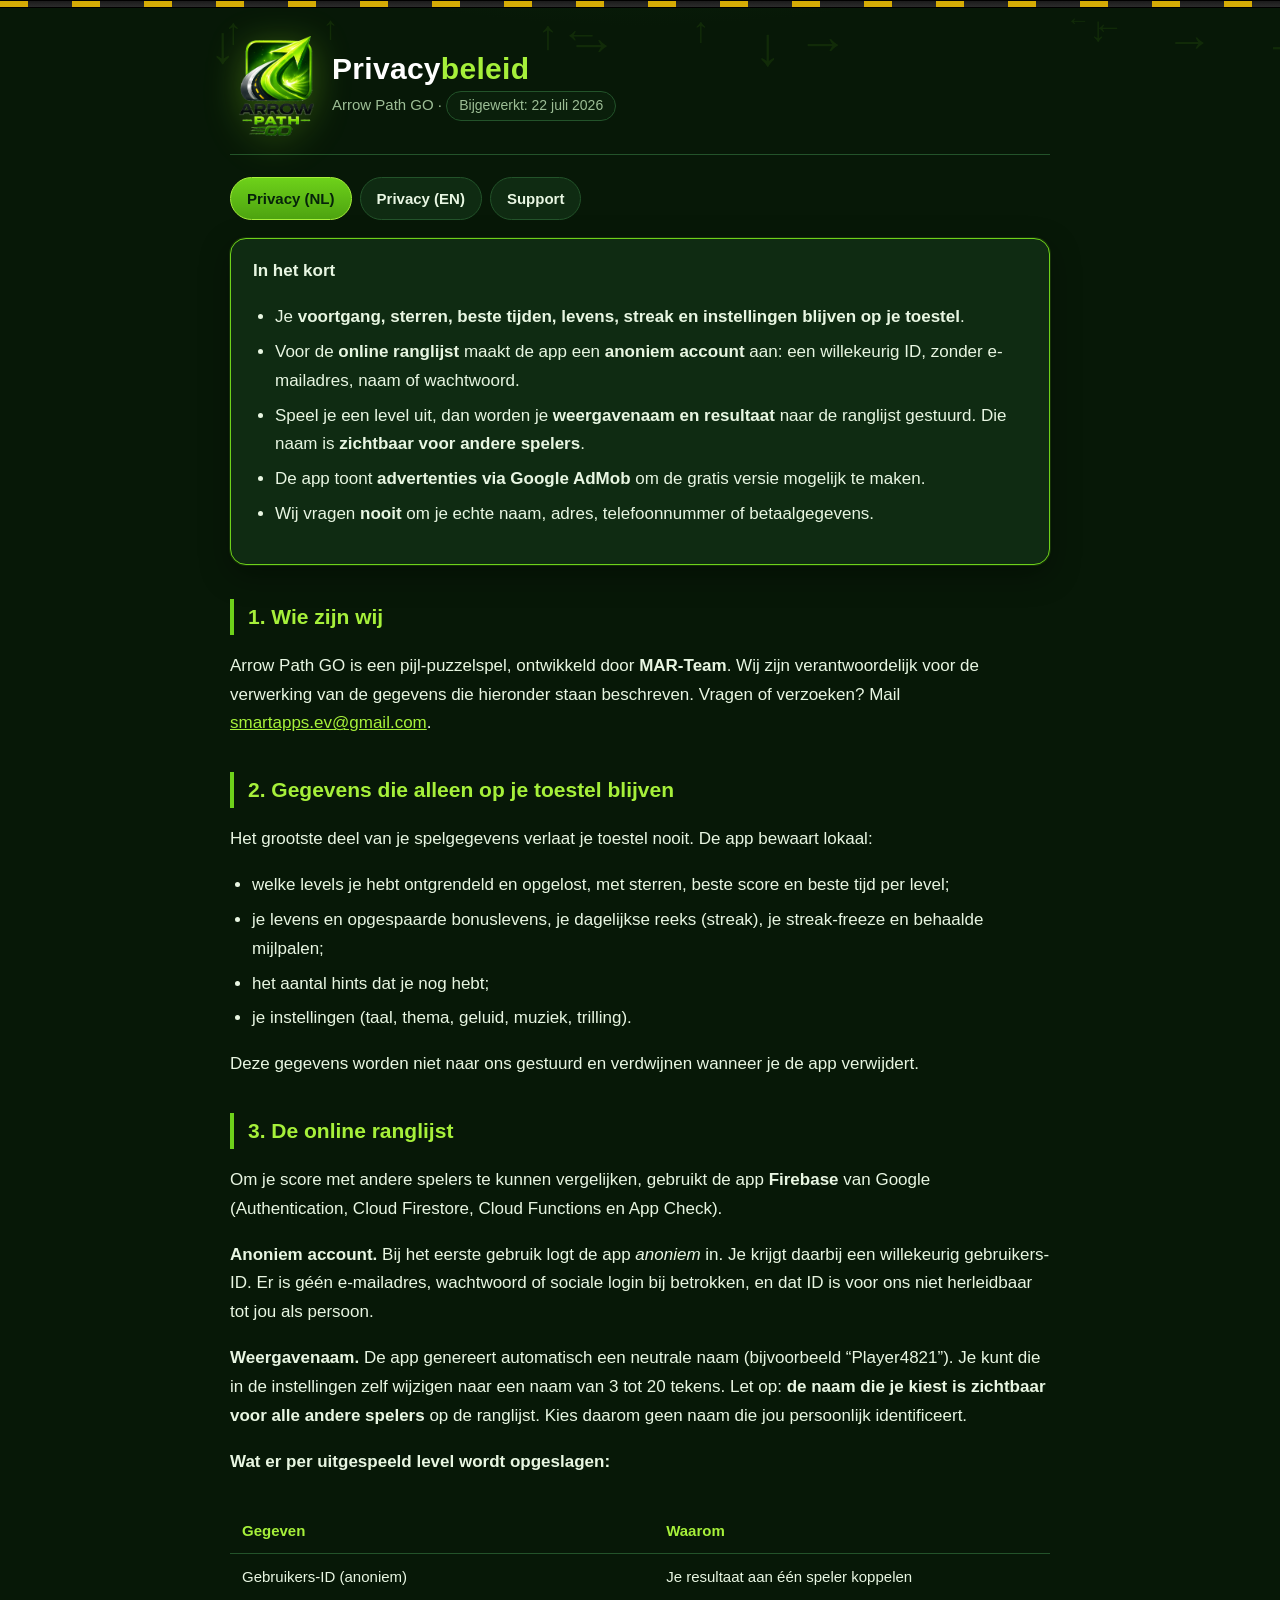
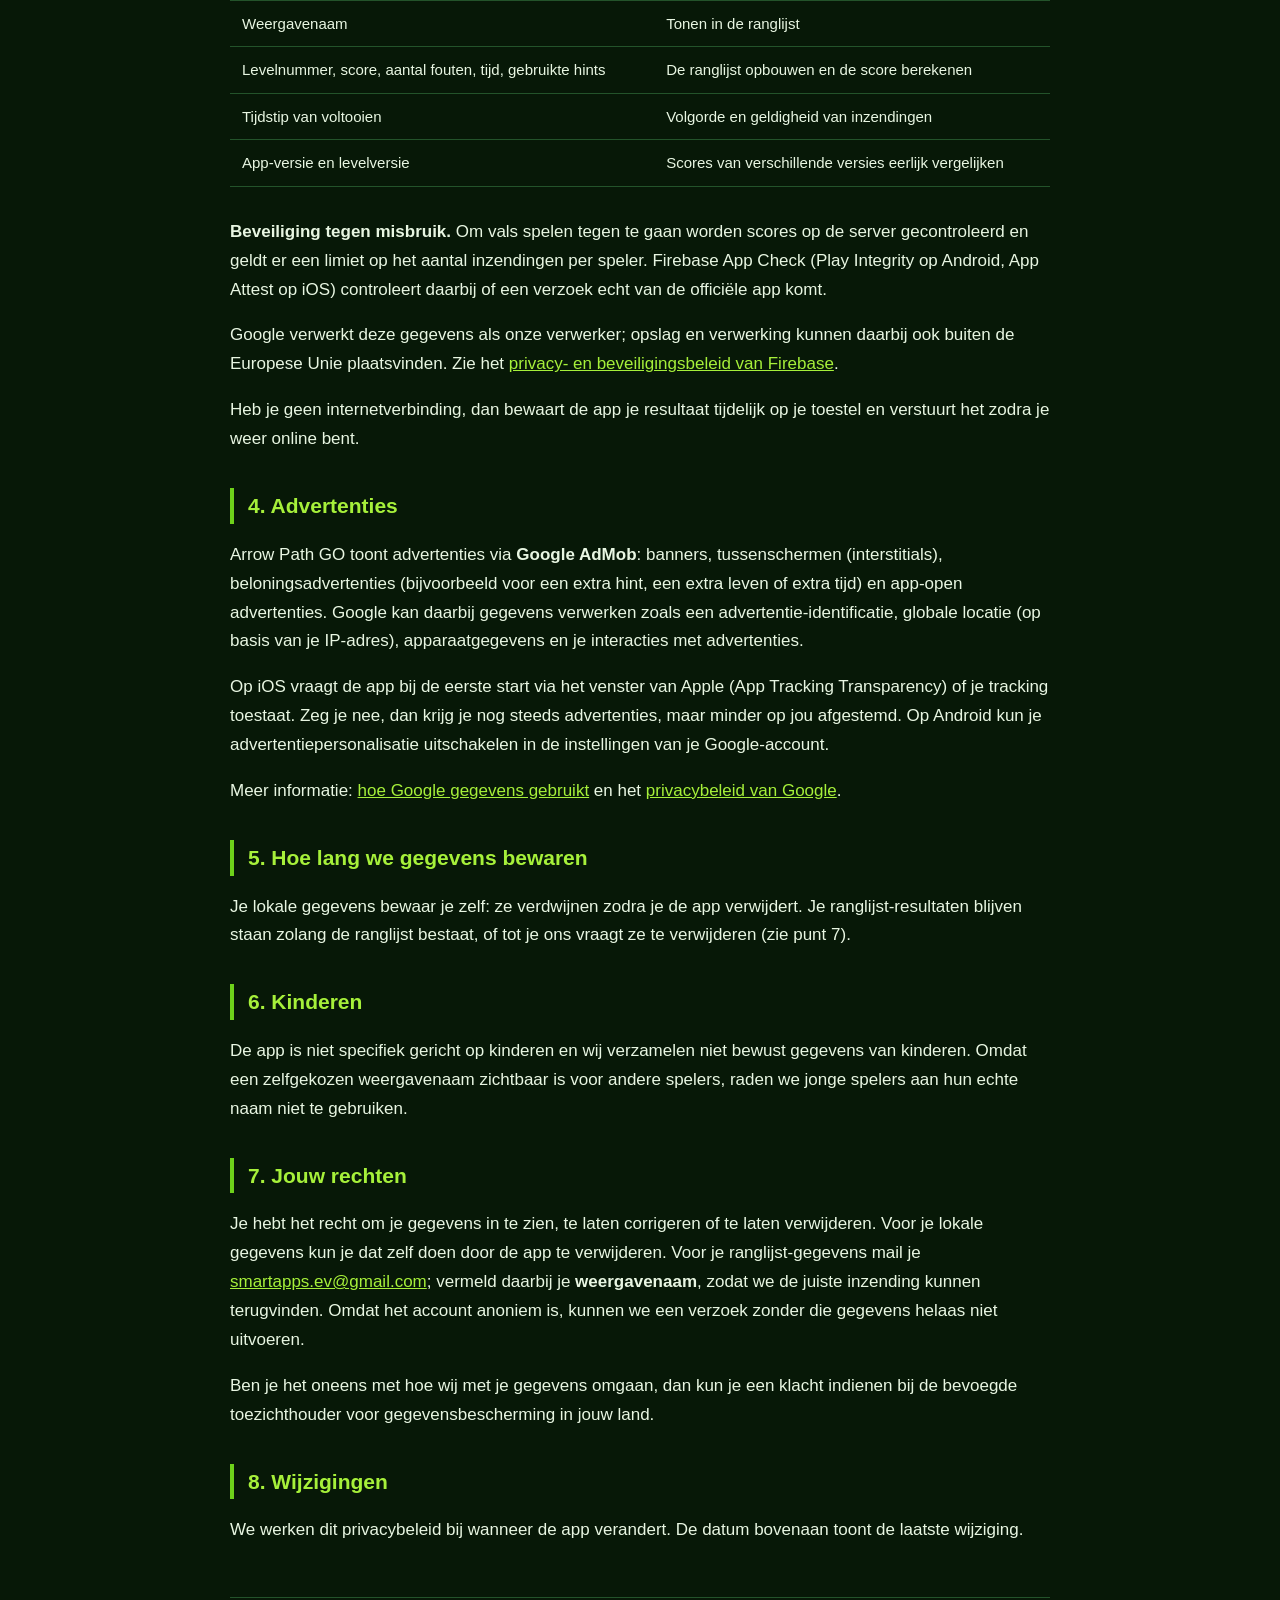
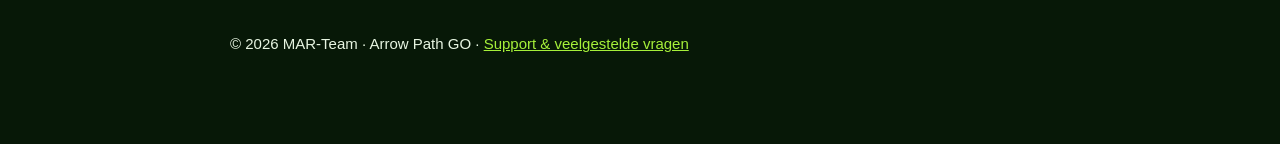
<file: index.html>
<!DOCTYPE html>
<html lang="nl">
<head>
<meta charset="utf-8">
<meta name="viewport" content="width=device-width, initial-scale=1">
<title>Privacybeleid — Arrow Path GO</title>
<meta name="description" content="Privacybeleid van Arrow Path GO: welke gegevens de app lokaal bewaart, wat er voor de online ranglijst wordt verwerkt en hoe je je gegevens laat verwijderen.">
<link rel="icon" href="assets/icon.png">
<link rel="stylesheet" href="assets/style.css">
</head>
<body>
<div class="arrows" aria-hidden="true"></div>
<div class="road" aria-hidden="true"></div>

<div class="wrap">
  <header class="site">
    <img src="assets/logo.png" alt="Arrow Path GO">
    <div>
      <h1>Privacy<span class="accent">beleid</span></h1>
      <p class="tagline">Arrow Path GO &middot; <span class="pill">Bijgewerkt: 22 juli 2026</span></p>
    </div>
  </header>

  <nav class="tabs">
    <a href="./" aria-current="page">Privacy (NL)</a>
    <a href="en/">Privacy (EN)</a>
    <a href="support/">Support</a>
  </nav>

  <section class="reveal">
    <div class="card highlight">
      <strong>In het kort</strong>
      <ul>
        <li>Je <strong>voortgang, sterren, beste tijden, levens, streak en instellingen blijven op je toestel</strong>.</li>
        <li>Voor de <strong>online ranglijst</strong> maakt de app een <strong>anoniem account</strong> aan: een willekeurig ID, zonder e-mailadres, naam of wachtwoord.</li>
        <li>Speel je een level uit, dan worden je <strong>weergavenaam en resultaat</strong> naar de ranglijst gestuurd. Die naam is <strong>zichtbaar voor andere spelers</strong>.</li>
        <li>De app toont <strong>advertenties via Google AdMob</strong> om de gratis versie mogelijk te maken.</li>
        <li>Wij vragen <strong>nooit</strong> om je echte naam, adres, telefoonnummer of betaalgegevens.</li>
      </ul>
    </div>
  </section>

  <section class="reveal">
    <h2>1. Wie zijn wij</h2>
    <p>Arrow Path GO is een pijl-puzzelspel, ontwikkeld door <strong>MAR-Team</strong>. Wij zijn verantwoordelijk
    voor de verwerking van de gegevens die hieronder staan beschreven. Vragen of verzoeken? Mail
    <a href="mailto:smartapps.ev@gmail.com">smartapps.ev@gmail.com</a>.</p>
  </section>

  <section class="reveal">
    <h2>2. Gegevens die alleen op je toestel blijven</h2>
    <p>Het grootste deel van je spelgegevens verlaat je toestel nooit. De app bewaart lokaal:</p>
    <ul>
      <li>welke levels je hebt ontgrendeld en opgelost, met sterren, beste score en beste tijd per level;</li>
      <li>je levens en opgespaarde bonuslevens, je dagelijkse reeks (streak), je streak-freeze en behaalde mijlpalen;</li>
      <li>het aantal hints dat je nog hebt;</li>
      <li>je instellingen (taal, thema, geluid, muziek, trilling).</li>
    </ul>
    <p>Deze gegevens worden niet naar ons gestuurd en verdwijnen wanneer je de app verwijdert.</p>
  </section>

  <section class="reveal">
    <h2>3. De online ranglijst</h2>
    <p>Om je score met andere spelers te kunnen vergelijken, gebruikt de app <strong>Firebase</strong> van Google
    (Authentication, Cloud Firestore, Cloud Functions en App Check).</p>

    <p><strong>Anoniem account.</strong> Bij het eerste gebruik logt de app <em>anoniem</em> in. Je krijgt daarbij een
    willekeurig gebruikers-ID. Er is géén e-mailadres, wachtwoord of sociale login bij betrokken, en dat ID is voor
    ons niet herleidbaar tot jou als persoon.</p>

    <p><strong>Weergavenaam.</strong> De app genereert automatisch een neutrale naam (bijvoorbeeld
    &ldquo;Player4821&rdquo;). Je kunt die in de instellingen zelf wijzigen naar een naam van 3 tot 20 tekens.
    Let op: <strong>de naam die je kiest is zichtbaar voor alle andere spelers</strong> op de ranglijst. Kies daarom
    geen naam die jou persoonlijk identificeert.</p>

    <p><strong>Wat er per uitgespeeld level wordt opgeslagen:</strong></p>
    <div class="table-scroll">
      <table class="data">
        <tr><th>Gegeven</th><th>Waarom</th></tr>
        <tr><td>Gebruikers-ID (anoniem)</td><td>Je resultaat aan één speler koppelen</td></tr>
        <tr><td>Weergavenaam</td><td>Tonen in de ranglijst</td></tr>
        <tr><td>Levelnummer, score, aantal fouten, tijd, gebruikte hints</td><td>De ranglijst opbouwen en de score berekenen</td></tr>
        <tr><td>Tijdstip van voltooien</td><td>Volgorde en geldigheid van inzendingen</td></tr>
        <tr><td>App-versie en levelversie</td><td>Scores van verschillende versies eerlijk vergelijken</td></tr>
      </table>
    </div>

    <p><strong>Beveiliging tegen misbruik.</strong> Om vals spelen tegen te gaan worden scores op de server
    gecontroleerd en geldt er een limiet op het aantal inzendingen per speler. Firebase App Check (Play Integrity op
    Android, App Attest op iOS) controleert daarbij of een verzoek echt van de officiële app komt.</p>

    <p>Google verwerkt deze gegevens als onze verwerker; opslag en verwerking kunnen daarbij ook buiten de Europese
    Unie plaatsvinden. Zie het <a href="https://firebase.google.com/support/privacy" target="_blank" rel="noopener">privacy- en beveiligingsbeleid van Firebase</a>.</p>

    <p>Heb je geen internetverbinding, dan bewaart de app je resultaat tijdelijk op je toestel en verstuurt het
    zodra je weer online bent.</p>
  </section>

  <section class="reveal">
    <h2>4. Advertenties</h2>
    <p>Arrow Path GO toont advertenties via <strong>Google AdMob</strong>: banners, tussenschermen (interstitials),
    beloningsadvertenties (bijvoorbeeld voor een extra hint, een extra leven of extra tijd) en app-open
    advertenties. Google kan daarbij gegevens verwerken zoals een advertentie-identificatie, globale locatie (op
    basis van je IP-adres), apparaatgegevens en je interacties met advertenties.</p>
    <p>Op iOS vraagt de app bij de eerste start via het venster van Apple (App Tracking Transparency) of je
    tracking toestaat. Zeg je nee, dan krijg je nog steeds advertenties, maar minder op jou afgestemd. Op Android
    kun je advertentiepersonalisatie uitschakelen in de instellingen van je Google-account.</p>
    <p>Meer informatie: <a href="https://policies.google.com/technologies/partner-sites" target="_blank" rel="noopener">hoe Google gegevens gebruikt</a>
    en het <a href="https://policies.google.com/privacy" target="_blank" rel="noopener">privacybeleid van Google</a>.</p>
  </section>

  <section class="reveal">
    <h2>5. Hoe lang we gegevens bewaren</h2>
    <p>Je lokale gegevens bewaar je zelf: ze verdwijnen zodra je de app verwijdert. Je ranglijst-resultaten blijven
    staan zolang de ranglijst bestaat, of tot je ons vraagt ze te verwijderen (zie punt 7).</p>
  </section>

  <section class="reveal">
    <h2>6. Kinderen</h2>
    <p>De app is niet specifiek gericht op kinderen en wij verzamelen niet bewust gegevens van kinderen. Omdat een
    zelfgekozen weergavenaam zichtbaar is voor andere spelers, raden we jonge spelers aan hun echte naam niet te
    gebruiken.</p>
  </section>

  <section class="reveal">
    <h2>7. Jouw rechten</h2>
    <p>Je hebt het recht om je gegevens in te zien, te laten corrigeren of te laten verwijderen. Voor je lokale
    gegevens kun je dat zelf doen door de app te verwijderen. Voor je ranglijst-gegevens mail je
    <a href="mailto:smartapps.ev@gmail.com">smartapps.ev@gmail.com</a>; vermeld daarbij je <strong>weergavenaam</strong>,
    zodat we de juiste inzending kunnen terugvinden. Omdat het account anoniem is, kunnen we een verzoek zonder die
    gegevens helaas niet uitvoeren.</p>
    <p>Ben je het oneens met hoe wij met je gegevens omgaan, dan kun je een klacht indienen bij de bevoegde
    toezichthouder voor gegevensbescherming in jouw land.</p>
  </section>

  <section class="reveal">
    <h2>8. Wijzigingen</h2>
    <p>We werken dit privacybeleid bij wanneer de app verandert. De datum bovenaan toont de laatste wijziging.</p>
  </section>

  <footer class="site">
    <p>&copy; 2026 MAR-Team &middot; Arrow Path GO &middot; <a href="support/">Support &amp; veelgestelde vragen</a></p>
  </footer>
</div>
<script src="assets/site.js"></script>
</body>
</html>
</file>
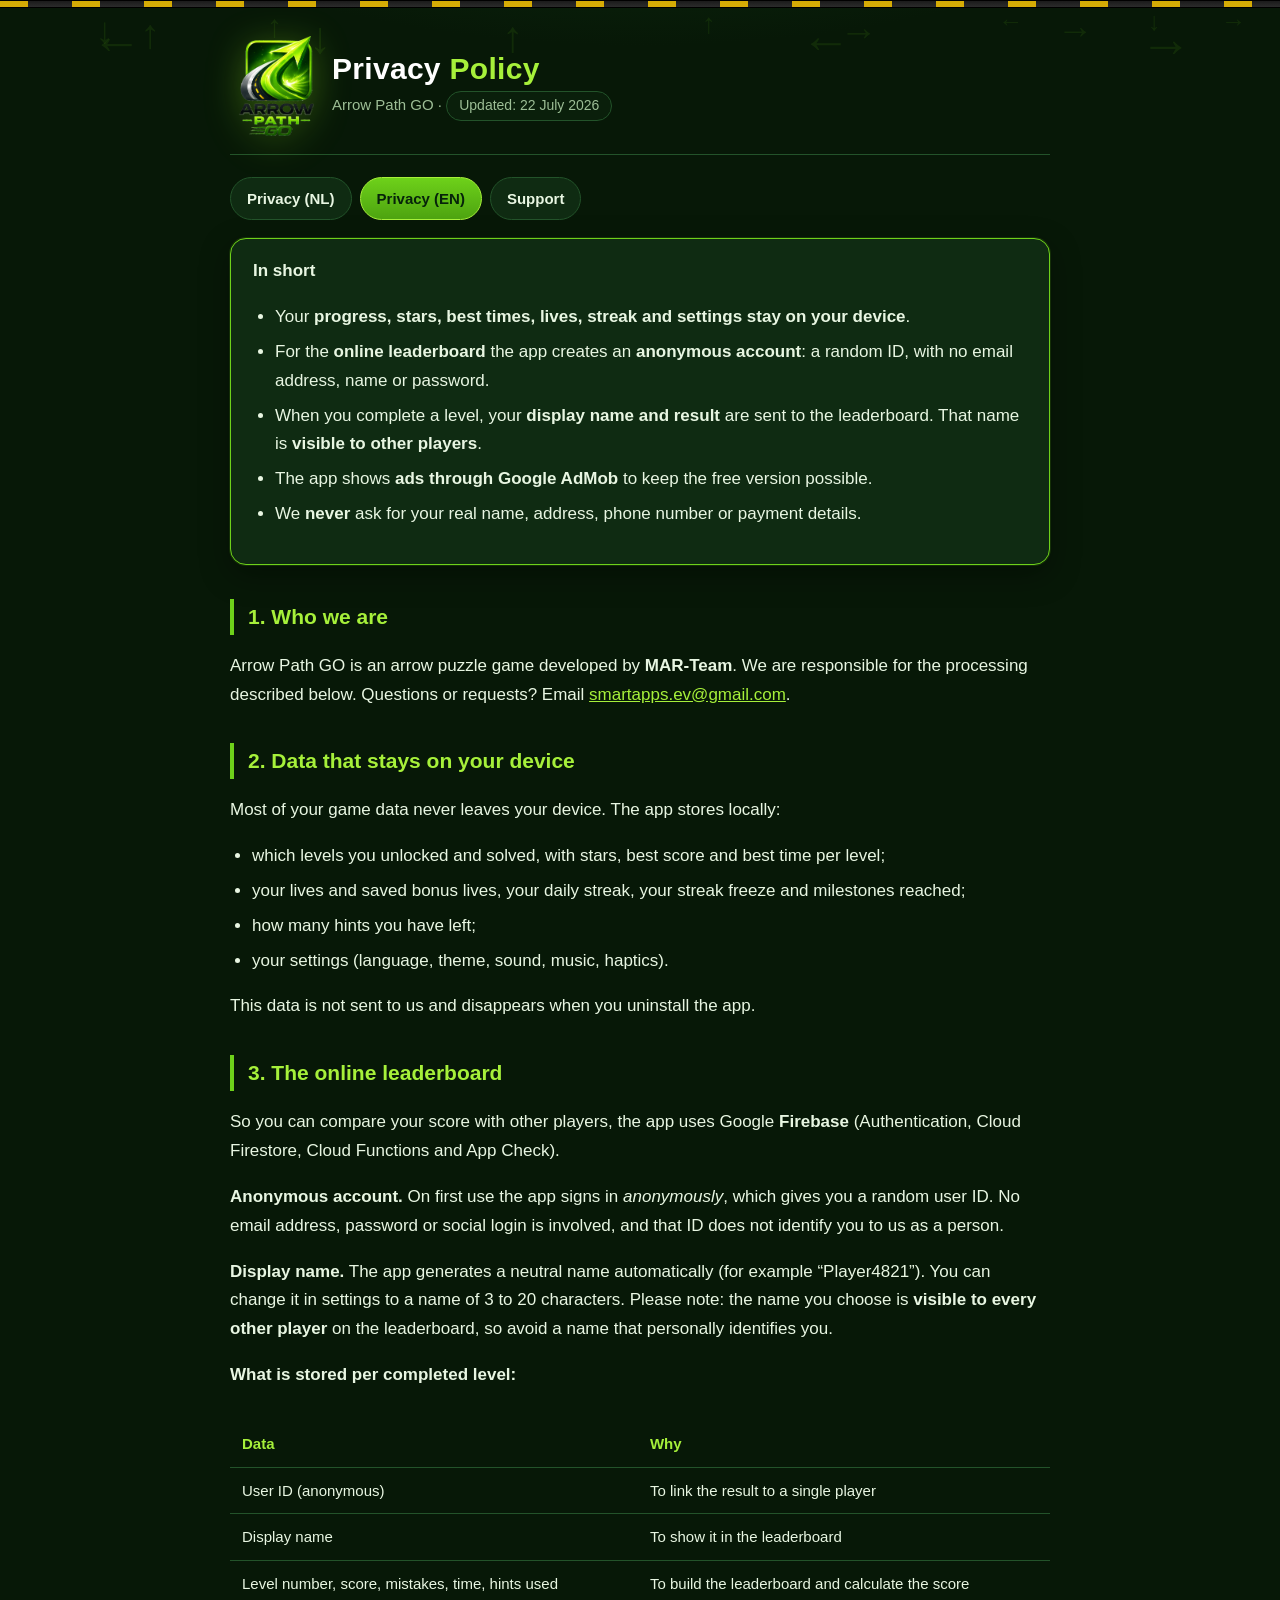
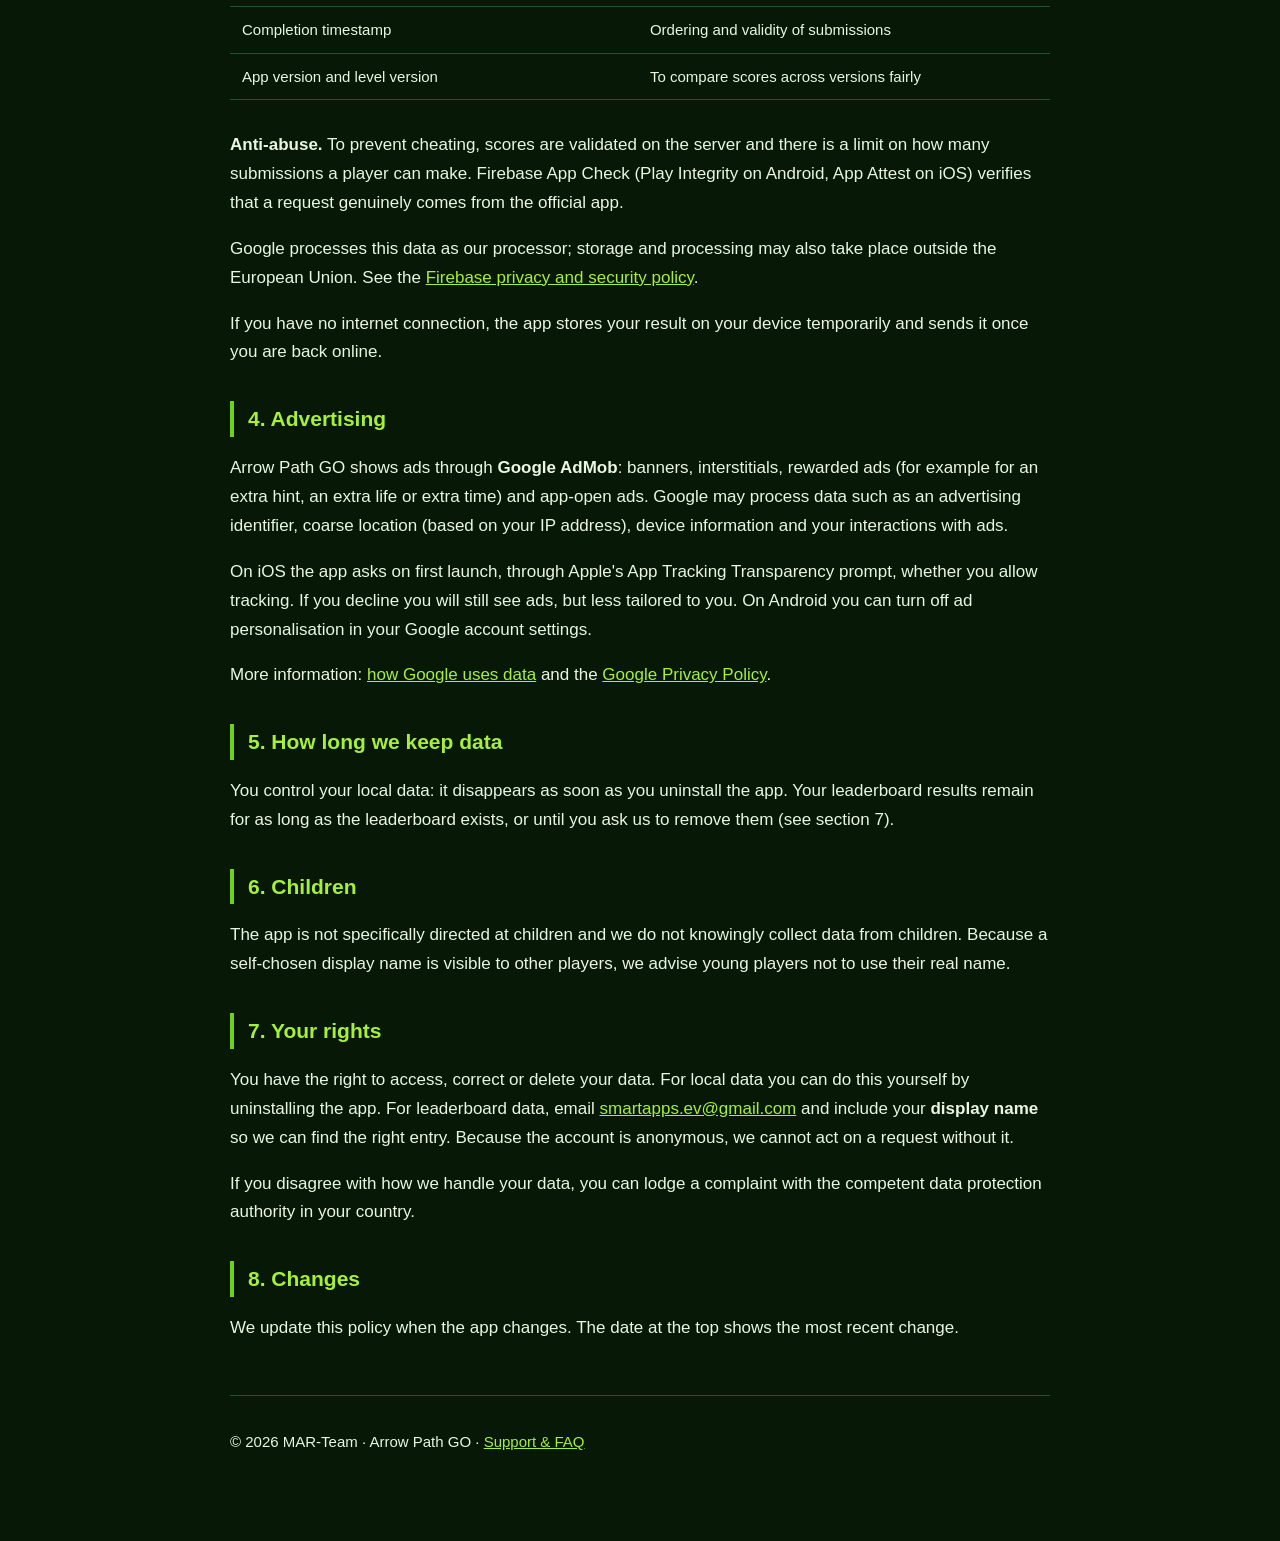
<file: en/index.html>
<!DOCTYPE html>
<html lang="en">
<head>
<meta charset="utf-8">
<meta name="viewport" content="width=device-width, initial-scale=1">
<title>Privacy Policy — Arrow Path GO</title>
<meta name="description" content="Arrow Path GO privacy policy: what stays on your device, what is processed for the online leaderboard, and how to have your data deleted.">
<link rel="icon" href="../assets/icon.png">
<link rel="stylesheet" href="../assets/style.css">
</head>
<body>
<div class="arrows" aria-hidden="true"></div>
<div class="road" aria-hidden="true"></div>

<div class="wrap">
  <header class="site">
    <img src="../assets/logo.png" alt="Arrow Path GO">
    <div>
      <h1>Privacy <span class="accent">Policy</span></h1>
      <p class="tagline">Arrow Path GO &middot; <span class="pill">Updated: 22 July 2026</span></p>
    </div>
  </header>

  <nav class="tabs">
    <a href="../">Privacy (NL)</a>
    <a href="./" aria-current="page">Privacy (EN)</a>
    <a href="../support/en/">Support</a>
  </nav>

  <section class="reveal">
    <div class="card highlight">
      <strong>In short</strong>
      <ul>
        <li>Your <strong>progress, stars, best times, lives, streak and settings stay on your device</strong>.</li>
        <li>For the <strong>online leaderboard</strong> the app creates an <strong>anonymous account</strong>: a random ID, with no email address, name or password.</li>
        <li>When you complete a level, your <strong>display name and result</strong> are sent to the leaderboard. That name is <strong>visible to other players</strong>.</li>
        <li>The app shows <strong>ads through Google AdMob</strong> to keep the free version possible.</li>
        <li>We <strong>never</strong> ask for your real name, address, phone number or payment details.</li>
      </ul>
    </div>
  </section>

  <section class="reveal">
    <h2>1. Who we are</h2>
    <p>Arrow Path GO is an arrow puzzle game developed by <strong>MAR-Team</strong>. We are responsible for the
    processing described below. Questions or requests? Email
    <a href="mailto:smartapps.ev@gmail.com">smartapps.ev@gmail.com</a>.</p>
  </section>

  <section class="reveal">
    <h2>2. Data that stays on your device</h2>
    <p>Most of your game data never leaves your device. The app stores locally:</p>
    <ul>
      <li>which levels you unlocked and solved, with stars, best score and best time per level;</li>
      <li>your lives and saved bonus lives, your daily streak, your streak freeze and milestones reached;</li>
      <li>how many hints you have left;</li>
      <li>your settings (language, theme, sound, music, haptics).</li>
    </ul>
    <p>This data is not sent to us and disappears when you uninstall the app.</p>
  </section>

  <section class="reveal">
    <h2>3. The online leaderboard</h2>
    <p>So you can compare your score with other players, the app uses Google <strong>Firebase</strong>
    (Authentication, Cloud Firestore, Cloud Functions and App Check).</p>

    <p><strong>Anonymous account.</strong> On first use the app signs in <em>anonymously</em>, which gives you a
    random user ID. No email address, password or social login is involved, and that ID does not identify you to
    us as a person.</p>

    <p><strong>Display name.</strong> The app generates a neutral name automatically (for example
    &ldquo;Player4821&rdquo;). You can change it in settings to a name of 3 to 20 characters. Please note: the name
    you choose is <strong>visible to every other player</strong> on the leaderboard, so avoid a name that
    personally identifies you.</p>

    <p><strong>What is stored per completed level:</strong></p>
    <div class="table-scroll">
      <table class="data">
        <tr><th>Data</th><th>Why</th></tr>
        <tr><td>User ID (anonymous)</td><td>To link the result to a single player</td></tr>
        <tr><td>Display name</td><td>To show it in the leaderboard</td></tr>
        <tr><td>Level number, score, mistakes, time, hints used</td><td>To build the leaderboard and calculate the score</td></tr>
        <tr><td>Completion timestamp</td><td>Ordering and validity of submissions</td></tr>
        <tr><td>App version and level version</td><td>To compare scores across versions fairly</td></tr>
      </table>
    </div>

    <p><strong>Anti-abuse.</strong> To prevent cheating, scores are validated on the server and there is a limit on
    how many submissions a player can make. Firebase App Check (Play Integrity on Android, App Attest on iOS)
    verifies that a request genuinely comes from the official app.</p>

    <p>Google processes this data as our processor; storage and processing may also take place outside the European
    Union. See the <a href="https://firebase.google.com/support/privacy" target="_blank" rel="noopener">Firebase privacy and security policy</a>.</p>

    <p>If you have no internet connection, the app stores your result on your device temporarily and sends it once
    you are back online.</p>
  </section>

  <section class="reveal">
    <h2>4. Advertising</h2>
    <p>Arrow Path GO shows ads through <strong>Google AdMob</strong>: banners, interstitials, rewarded ads (for
    example for an extra hint, an extra life or extra time) and app-open ads. Google may process data such as an
    advertising identifier, coarse location (based on your IP address), device information and your interactions
    with ads.</p>
    <p>On iOS the app asks on first launch, through Apple's App Tracking Transparency prompt, whether you allow
    tracking. If you decline you will still see ads, but less tailored to you. On Android you can turn off ad
    personalisation in your Google account settings.</p>
    <p>More information: <a href="https://policies.google.com/technologies/partner-sites" target="_blank" rel="noopener">how Google uses data</a>
    and the <a href="https://policies.google.com/privacy" target="_blank" rel="noopener">Google Privacy Policy</a>.</p>
  </section>

  <section class="reveal">
    <h2>5. How long we keep data</h2>
    <p>You control your local data: it disappears as soon as you uninstall the app. Your leaderboard results remain
    for as long as the leaderboard exists, or until you ask us to remove them (see section 7).</p>
  </section>

  <section class="reveal">
    <h2>6. Children</h2>
    <p>The app is not specifically directed at children and we do not knowingly collect data from children. Because
    a self-chosen display name is visible to other players, we advise young players not to use their real name.</p>
  </section>

  <section class="reveal">
    <h2>7. Your rights</h2>
    <p>You have the right to access, correct or delete your data. For local data you can do this yourself by
    uninstalling the app. For leaderboard data, email
    <a href="mailto:smartapps.ev@gmail.com">smartapps.ev@gmail.com</a> and include your <strong>display name</strong>
    so we can find the right entry. Because the account is anonymous, we cannot act on a request without it.</p>
    <p>If you disagree with how we handle your data, you can lodge a complaint with the competent data protection
    authority in your country.</p>
  </section>

  <section class="reveal">
    <h2>8. Changes</h2>
    <p>We update this policy when the app changes. The date at the top shows the most recent change.</p>
  </section>

  <footer class="site">
    <p>&copy; 2026 MAR-Team &middot; Arrow Path GO &middot; <a href="../support/en/">Support &amp; FAQ</a></p>
  </footer>
</div>
<script src="../assets/site.js"></script>
</body>
</html>
</file>
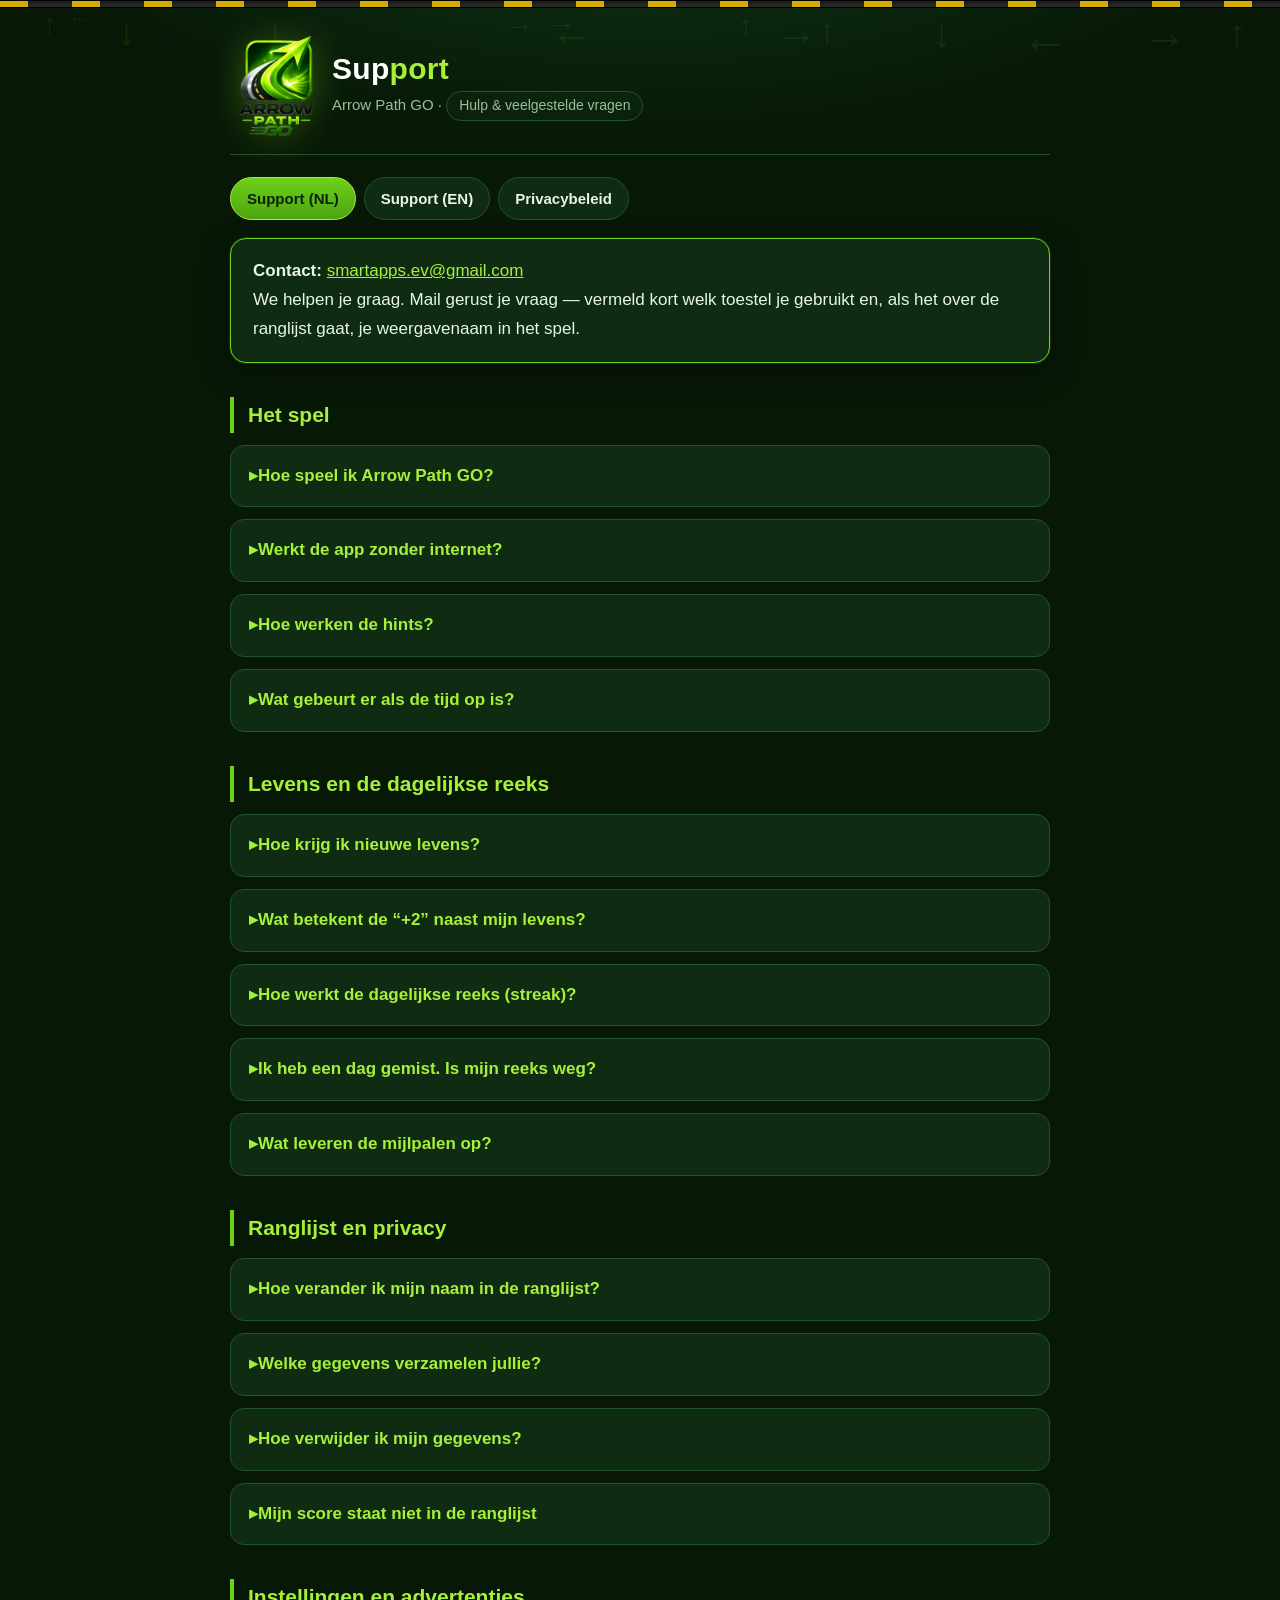
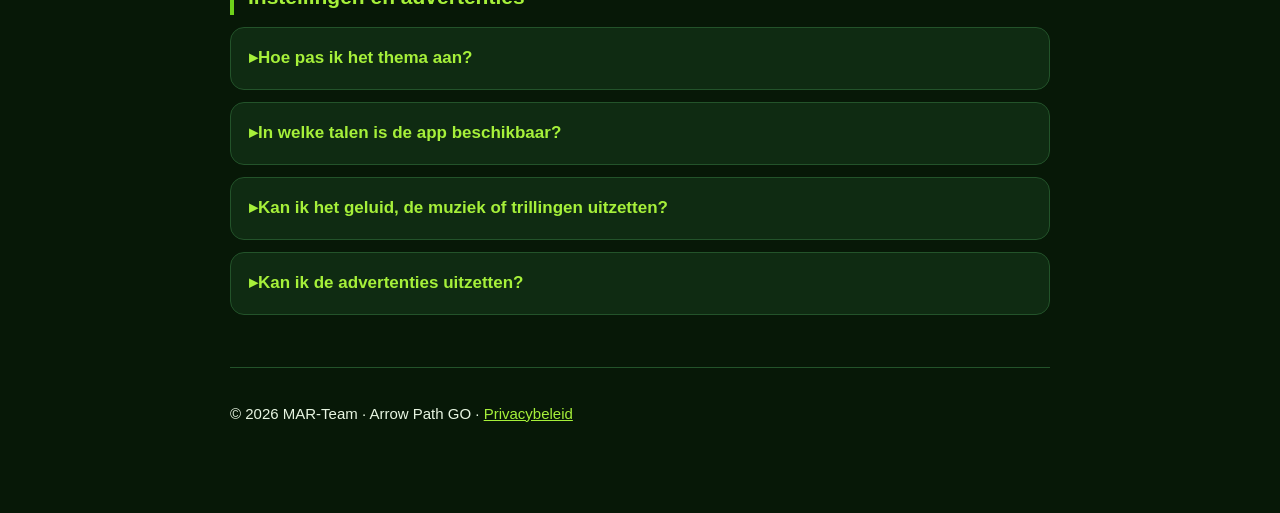
<file: support/index.html>
<!DOCTYPE html>
<html lang="nl">
<head>
<meta charset="utf-8">
<meta name="viewport" content="width=device-width, initial-scale=1">
<title>Support — Arrow Path GO</title>
<meta name="description" content="Hulp bij Arrow Path GO: veelgestelde vragen over levens, de dagelijkse reeks, de ranglijst, advertenties en instellingen.">
<link rel="icon" href="../assets/icon.png">
<link rel="stylesheet" href="../assets/style.css">
</head>
<body>
<div class="arrows" aria-hidden="true"></div>
<div class="road" aria-hidden="true"></div>

<div class="wrap">
  <header class="site">
    <img src="../assets/logo.png" alt="Arrow Path GO">
    <div>
      <h1>Sup<span class="accent">port</span></h1>
      <p class="tagline">Arrow Path GO &middot; <span class="pill">Hulp &amp; veelgestelde vragen</span></p>
    </div>
  </header>

  <nav class="tabs">
    <a href="./" aria-current="page">Support (NL)</a>
    <a href="en/">Support (EN)</a>
    <a href="../">Privacybeleid</a>
  </nav>

  <section class="reveal">
    <div class="card highlight">
      <strong>Contact:</strong> <a href="mailto:smartapps.ev@gmail.com">smartapps.ev@gmail.com</a><br>
      We helpen je graag. Mail gerust je vraag &mdash; vermeld kort welk toestel je gebruikt en, als het over de
      ranglijst gaat, je weergavenaam in het spel.
    </div>
  </section>

  <section class="reveal">
    <h2>Het spel</h2>

    <details><summary>Hoe speel ik Arrow Path GO?</summary>
      <p>Tik een pijl aan om hem van het bord te laten rijden. Dat lukt alleen als de baan vóór die pijl helemaal
      vrij is tot buiten het raster. Zit er nog een andere pijl in de weg, dan kost de tik je een leven. Maak het
      bord leeg om het level te voltooien.</p>
    </details>

    <details><summary>Werkt de app zonder internet?</summary>
      <p>Ja. Alle levels staan in de app en je kunt volledig offline spelen. Alleen de online ranglijst heeft
      internet nodig: speel je offline, dan bewaart de app je resultaat en verstuurt het zodra je weer verbinding
      hebt.</p>
    </details>

    <details><summary>Hoe werken de hints?</summary>
      <p>Een hint wijst een pijl aan die je op dat moment veilig kunt wegspelen. Je hebt een beperkt aantal hints;
      zijn ze op, dan kun je er via een beloningsvideo een extra verdienen.</p>
    </details>

    <details><summary>Wat gebeurt er als de tijd op is?</summary>
      <p>Bij levels met een tijdslimiet krijg je één keer per level de kans om via een beloningsvideo extra tijd te
      krijgen. De klok begint daarna pas te lopen zodra je weer een pijl aantikt &mdash; net als bij de start van een
      level.</p>
    </details>
  </section>

  <section class="reveal">
    <h2>Levens en de dagelijkse reeks</h2>

    <details><summary>Hoe krijg ik nieuwe levens?</summary>
      <p>Op drie manieren:</p>
      <ul>
        <li><strong>Dagelijks inchecken:</strong> open je de app op een nieuwe dag, dan worden je levens aangevuld
        tot 3. Had je er al 3, dan krijg je een <strong>bonusleven</strong> erbij.</li>
        <li><strong>Naar het volgende level:</strong> je krijgt er één terug, tot maximaal 3.</li>
        <li><strong>Beloningsvideo:</strong> ben je al je levens kwijt, dan vult een video je voorraad weer
        helemaal aan.</li>
      </ul>
    </details>

    <details><summary>Wat betekent de &ldquo;+2&rdquo; naast mijn levens?</summary>
      <p>Dat zijn je bonuslevens: extra levens die je bovenop de standaard 3 hebt opgespaard door elke dag in te
      checken. Je kunt er standaard maximaal 5 sparen (dus 8 levens in totaal). Haal je een mijlpaal in je
      dagelijkse reeks, dan gaat dat maximum omhoog.</p>
    </details>

    <details><summary>Hoe werkt de dagelijkse reeks (streak)?</summary>
      <p>Je reeks telt het aantal dagen op rij dat je de app hebt geopend. Sla je een dag over, dan begint de
      teller opnieuw &mdash; je opgespaarde bonuslevens houd je wel gewoon.</p>
    </details>

    <details><summary>Ik heb een dag gemist. Is mijn reeks weg?</summary>
      <p>Niet meteen: je hebt <strong>één gratis streak-freeze per maand</strong>. Mis je precies één dag en heb je
      je freeze die maand nog niet gebruikt, dan wordt je reeks automatisch beschermd en loopt hij gewoon door.</p>
    </details>

    <details><summary>Wat leveren de mijlpalen op?</summary>
      <p>Bij 7, 30 en 100 dagen op rij verdien je een badge én gaat het maximum aantal bonuslevens dat je kunt
      sparen permanent omhoog.</p>
    </details>
  </section>

  <section class="reveal">
    <h2>Ranglijst en privacy</h2>

    <details><summary>Hoe verander ik mijn naam in de ranglijst?</summary>
      <p>Ga naar <em>Instellingen</em> en pas je weergavenaam aan (3 tot 20 tekens: letters, cijfers, spaties,
      streepjes en underscores). Die naam is zichtbaar voor andere spelers, dus gebruik liever niet je echte naam.</p>
    </details>

    <details><summary>Welke gegevens verzamelen jullie?</summary>
      <p>Je voortgang, levens, streak en instellingen blijven op je toestel. Voor de online ranglijst gebruiken we
      een anoniem account (een willekeurig ID, zonder e-mailadres of wachtwoord) en slaan we per uitgespeeld level
      je weergavenaam en je resultaat op. Alle details staan in het <a href="../">privacybeleid</a>.</p>
    </details>

    <details><summary>Hoe verwijder ik mijn gegevens?</summary>
      <p>Je lokale gegevens (voortgang, levens, instellingen) wis je door de app te verwijderen. Wil je ook je
      ranglijst-resultaten laten verwijderen, mail dan <a href="mailto:smartapps.ev@gmail.com">smartapps.ev@gmail.com</a>
      met je weergavenaam erbij.</p>
    </details>

    <details><summary>Mijn score staat niet in de ranglijst</summary>
      <p>Controleer je internetverbinding: zonder verbinding wordt je resultaat bewaard en later automatisch
      verstuurd. Alleen je persoonlijke record per level komt in de ranglijst, dus een score die lager is dan je
      eigen beste resultaat vervangt die niet.</p>
    </details>
  </section>

  <section class="reveal">
    <h2>Instellingen en advertenties</h2>

    <details><summary>Hoe pas ik het thema aan?</summary>
      <p>Ga naar <em>Instellingen &rarr; Thema</em> en kies licht, donker of &ldquo;systeem&rdquo;. Nieuwe
      installaties starten in het lichte thema.</p>
    </details>

    <details><summary>In welke talen is de app beschikbaar?</summary>
      <p>De app-interface is beschikbaar in het Nederlands, Engels en Duits. Je kiest de taal bij
      <em>Instellingen</em>.</p>
    </details>

    <details><summary>Kan ik het geluid, de muziek of trillingen uitzetten?</summary>
      <p>Ja, bij <em>Instellingen</em> vind je aparte schakelaars voor geluidseffecten, achtergrondmuziek en
      trilling (haptics).</p>
    </details>

    <details><summary>Kan ik de advertenties uitzetten?</summary>
      <p>De advertenties houden de app gratis en zijn niet uit te schakelen. Beloningsvideo's zijn altijd
      vrijwillig: je kiest zelf of je er één bekijkt voor een hint, een extra leven of extra tijd.</p>
    </details>
  </section>

  <footer class="site">
    <p>&copy; 2026 MAR-Team &middot; Arrow Path GO &middot; <a href="../">Privacybeleid</a></p>
  </footer>
</div>
<script src="../assets/site.js"></script>
</body>
</html>
</file>
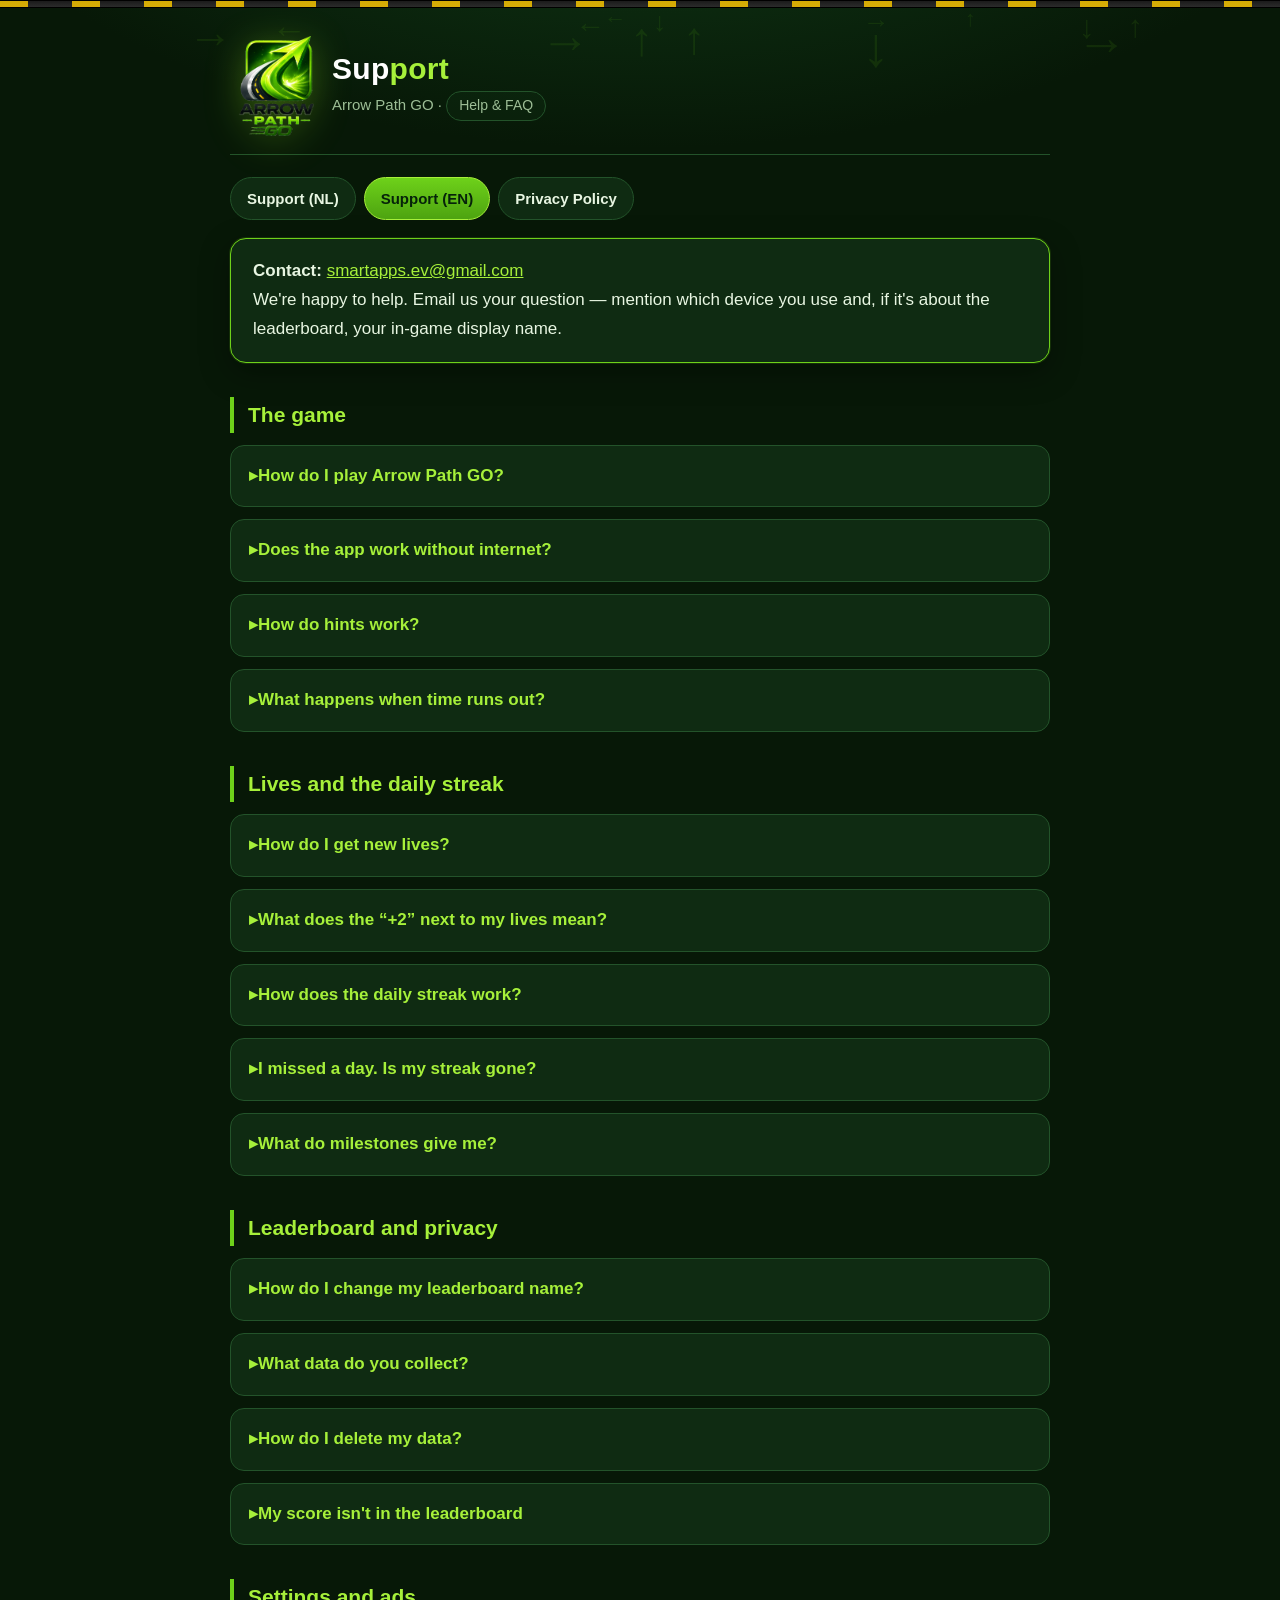
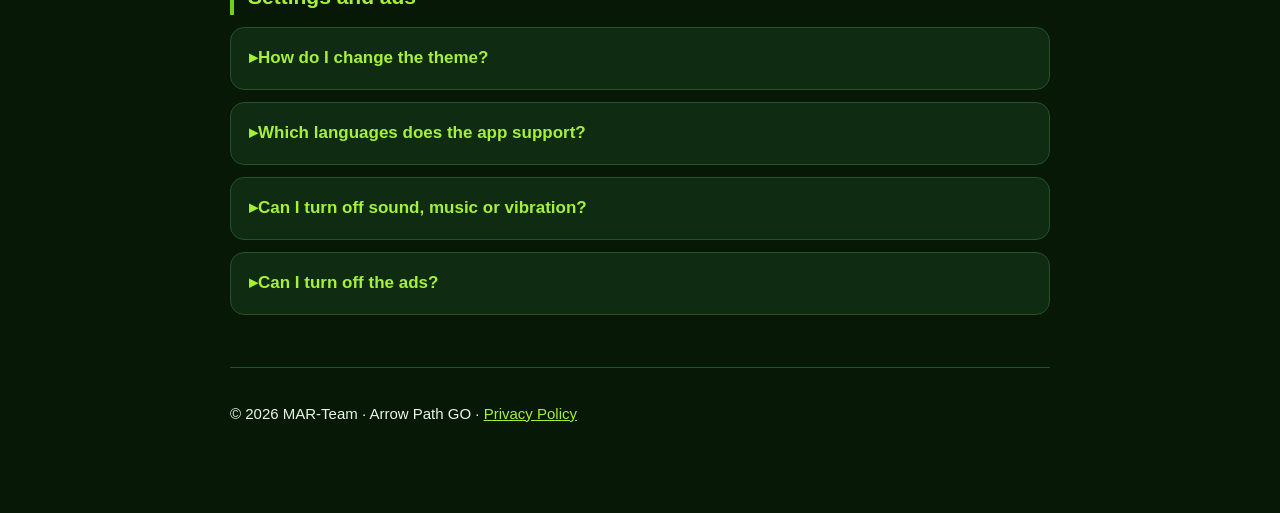
<file: support/en/index.html>
<!DOCTYPE html>
<html lang="en">
<head>
<meta charset="utf-8">
<meta name="viewport" content="width=device-width, initial-scale=1">
<title>Support — Arrow Path GO</title>
<meta name="description" content="Help for Arrow Path GO: FAQs about lives, the daily streak, the leaderboard, ads and settings.">
<link rel="icon" href="../../assets/icon.png">
<link rel="stylesheet" href="../../assets/style.css">
</head>
<body>
<div class="arrows" aria-hidden="true"></div>
<div class="road" aria-hidden="true"></div>

<div class="wrap">
  <header class="site">
    <img src="../../assets/logo.png" alt="Arrow Path GO">
    <div>
      <h1>Sup<span class="accent">port</span></h1>
      <p class="tagline">Arrow Path GO &middot; <span class="pill">Help &amp; FAQ</span></p>
    </div>
  </header>

  <nav class="tabs">
    <a href="../">Support (NL)</a>
    <a href="./" aria-current="page">Support (EN)</a>
    <a href="../../en/">Privacy Policy</a>
  </nav>

  <section class="reveal">
    <div class="card highlight">
      <strong>Contact:</strong> <a href="mailto:smartapps.ev@gmail.com">smartapps.ev@gmail.com</a><br>
      We're happy to help. Email us your question &mdash; mention which device you use and, if it's about the
      leaderboard, your in-game display name.
    </div>
  </section>

  <section class="reveal">
    <h2>The game</h2>

    <details><summary>How do I play Arrow Path GO?</summary>
      <p>Tap an arrow to send it off the board. That only works if the lane in front of it is completely clear all
      the way out of the grid. If another arrow is in the way, the tap costs you a life. Clear the board to
      complete the level.</p>
    </details>

    <details><summary>Does the app work without internet?</summary>
      <p>Yes. All levels are in the app and you can play fully offline. Only the online leaderboard needs a
      connection: if you play offline, the app keeps your result and sends it once you are back online.</p>
    </details>

    <details><summary>How do hints work?</summary>
      <p>A hint points out an arrow you can safely clear right now. You have a limited number of hints; when they
      run out you can earn an extra one by watching a rewarded video.</p>
    </details>

    <details><summary>What happens when time runs out?</summary>
      <p>On levels with a time limit you get one chance per level to earn extra time by watching a rewarded video.
      The clock then only starts again once you tap an arrow &mdash; just like at the start of a level.</p>
    </details>
  </section>

  <section class="reveal">
    <h2>Lives and the daily streak</h2>

    <details><summary>How do I get new lives?</summary>
      <p>In three ways:</p>
      <ul>
        <li><strong>Daily check-in:</strong> open the app on a new day and your lives are topped up to 3. If you
        already had 3, you get a <strong>bonus life</strong> on top.</li>
        <li><strong>Moving to the next level:</strong> you get one back, up to a maximum of 3.</li>
        <li><strong>Rewarded video:</strong> if you've lost all your lives, a video refills your pool completely.</li>
      </ul>
    </details>

    <details><summary>What does the &ldquo;+2&rdquo; next to my lives mean?</summary>
      <p>Those are your bonus lives: extra lives saved on top of the standard 3 by checking in every day. By
      default you can save up to 5 (so 8 lives in total). Reaching a streak milestone raises that maximum.</p>
    </details>

    <details><summary>How does the daily streak work?</summary>
      <p>Your streak counts the number of consecutive days you have opened the app. Miss a day and the counter
      starts over &mdash; but you keep the bonus lives you already saved.</p>
    </details>

    <details><summary>I missed a day. Is my streak gone?</summary>
      <p>Not straight away: you get <strong>one free streak freeze per month</strong>. If you miss exactly one day
      and haven't used your freeze that month, your streak is protected automatically and simply continues.</p>
    </details>

    <details><summary>What do milestones give me?</summary>
      <p>At 7, 30 and 100 consecutive days you earn a badge and the maximum number of bonus lives you can save goes
      up permanently.</p>
    </details>
  </section>

  <section class="reveal">
    <h2>Leaderboard and privacy</h2>

    <details><summary>How do I change my leaderboard name?</summary>
      <p>Go to <em>Settings</em> and change your display name (3 to 20 characters: letters, digits, spaces, hyphens
      and underscores). That name is visible to other players, so it's best not to use your real name.</p>
    </details>

    <details><summary>What data do you collect?</summary>
      <p>Your progress, lives, streak and settings stay on your device. For the online leaderboard we use an
      anonymous account (a random ID, with no email address or password) and store your display name and result for
      each completed level. Full details are in the <a href="../../en/">privacy policy</a>.</p>
    </details>

    <details><summary>How do I delete my data?</summary>
      <p>Local data (progress, lives, settings) is erased by uninstalling the app. To have your leaderboard results
      removed as well, email <a href="mailto:smartapps.ev@gmail.com">smartapps.ev@gmail.com</a> and include your
      display name.</p>
    </details>

    <details><summary>My score isn't in the leaderboard</summary>
      <p>Check your internet connection: without one, your result is stored and sent automatically later. Only your
      personal best per level appears in the leaderboard, so a score lower than your own best does not replace it.</p>
    </details>
  </section>

  <section class="reveal">
    <h2>Settings and ads</h2>

    <details><summary>How do I change the theme?</summary>
      <p>Go to <em>Settings &rarr; Theme</em> and pick light, dark or &ldquo;system&rdquo;. New installs start in
      the light theme.</p>
    </details>

    <details><summary>Which languages does the app support?</summary>
      <p>The app interface is available in Dutch, English and German. You pick the language in <em>Settings</em>.</p>
    </details>

    <details><summary>Can I turn off sound, music or vibration?</summary>
      <p>Yes, <em>Settings</em> has separate switches for sound effects, background music and vibration (haptics).</p>
    </details>

    <details><summary>Can I turn off the ads?</summary>
      <p>Ads keep the app free and cannot be switched off. Rewarded videos are always optional: you choose whether
      to watch one for a hint, an extra life or extra time.</p>
    </details>
  </section>

  <footer class="site">
    <p>&copy; 2026 MAR-Team &middot; Arrow Path GO &middot; <a href="../../en/">Privacy Policy</a></p>
  </footer>
</div>
<script src="../../assets/site.js"></script>
</body>
</html>
</file>
<file: assets/style.css>
/* Arrow Path GO — huisstijl afgeleid van het app-icoon: donkergroene nacht,
   fel groen pijl-accent, asfaltgrijs en gele wegmarkering. */
:root {
  --bg: #071807;
  --bg-deep: #04120400;
  --surface: #0F2B12;
  --surface-2: #14361743;
  --line: #23532a;
  --green: #6ED11A;
  --green-bright: #A6F03A;
  --green-glow: rgba(140, 224, 26, 0.35);
  --yellow: #F5C400;
  --text: #E8F6E2;
  --muted: #9DBE96;
  --radius: 16px;
}

* { box-sizing: border-box; }

body {
  margin: 0;
  background:
    radial-gradient(1200px 600px at 50% -10%, #12401a 0%, transparent 60%),
    var(--bg);
  color: var(--text);
  font-family: -apple-system, BlinkMacSystemFont, "Segoe UI", Roboto, Helvetica, Arial, sans-serif;
  line-height: 1.7;
  font-size: 17px;
  overflow-x: hidden;
}

/* ---------- Bewegende wegstrook: verwijst naar de weg in het logo ---------- */
.road {
  position: relative;
  height: 8px;
  background: linear-gradient(180deg, #1b1b1b, #2b2b2b);
  overflow: hidden;
  border-top: 1px solid #000;
  border-bottom: 1px solid #000;
}
.road::after {
  content: "";
  position: absolute;
  inset: 0;
  background: repeating-linear-gradient(
    90deg,
    var(--yellow) 0 28px,
    transparent 28px 72px
  );
  opacity: 0.85;
  animation: road-move 1.6s linear infinite;
}
@keyframes road-move {
  from { transform: translateX(0); }
  to   { transform: translateX(-72px); }
}

/* ---------- Zwevende pijlen op de achtergrond ---------- */
.arrows {
  position: fixed;
  inset: 0;
  pointer-events: none;
  z-index: 0;
  overflow: hidden;
}
.arrows span {
  position: absolute;
  color: var(--green);
  opacity: 0.10;
  font-size: 42px;
  animation: drift linear infinite;
}
@keyframes drift {
  from { transform: translateY(105vh) rotate(0deg); }
  to   { transform: translateY(-20vh) rotate(24deg); }
}

.wrap {
  position: relative;
  z-index: 1;
  max-width: 860px;
  margin: 0 auto;
  padding: 28px 20px 72px;
}

/* ---------- Header ---------- */
header.site {
  display: flex;
  gap: 18px;
  align-items: center;
  padding-bottom: 18px;
  border-bottom: 1px solid var(--line);
}
header.site img {
  width: 84px;
  height: auto;
  flex-shrink: 0;
  filter: drop-shadow(0 6px 18px var(--green-glow));
  animation: bob 3.4s ease-in-out infinite;
}
@keyframes bob {
  0%, 100% { transform: translateY(0); }
  50%      { transform: translateY(-7px); }
}
h1 {
  margin: 0 0 4px;
  font-size: 30px;
  line-height: 1.2;
  color: #fff;
  letter-spacing: 0.3px;
}
h1 .accent { color: var(--green-bright); }

.tagline { color: var(--muted); margin: 0; font-size: 15px; }

/* ---------- Navigatie ---------- */
nav.tabs {
  display: flex;
  flex-wrap: wrap;
  gap: 8px;
  margin: 22px 0 8px;
}
nav.tabs a {
  display: inline-block;
  padding: 8px 16px;
  border-radius: 999px;
  text-decoration: none;
  font-weight: 600;
  font-size: 15px;
  color: var(--text);
  border: 1px solid var(--line);
  background: var(--surface);
  transition: transform 0.15s ease, border-color 0.15s ease, color 0.15s ease;
}
nav.tabs a:hover { transform: translateY(-2px); border-color: var(--green); color: var(--green-bright); }
nav.tabs a[aria-current="page"] {
  background: linear-gradient(180deg, var(--green), #4da310);
  border-color: var(--green-bright);
  color: #06230a;
}

/* ---------- Inhoud ---------- */
h2 {
  font-size: 21px;
  margin: 34px 0 10px;
  color: var(--green-bright);
  padding-left: 14px;
  border-left: 4px solid var(--green);
}
a { color: var(--green-bright); }
p, li { color: var(--text); }
ul { padding-left: 22px; }
li { margin: 0.35em 0; }

.card {
  background: var(--surface);
  border: 1px solid var(--line);
  border-radius: var(--radius);
  padding: 18px 22px;
  margin: 18px 0;
}
.card.highlight { border-color: var(--green); box-shadow: 0 0 0 1px rgba(110,209,26,0.15), 0 10px 30px rgba(0,0,0,0.35); }

.pill {
  display: inline-block;
  background: var(--surface-2);
  border: 1px solid var(--line);
  border-radius: 999px;
  padding: 2px 12px;
  font-size: 14px;
  color: var(--muted);
}

table.data {
  width: 100%;
  border-collapse: collapse;
  margin: 14px 0;
  font-size: 15px;
}
table.data th, table.data td {
  text-align: left;
  padding: 10px 12px;
  border-bottom: 1px solid var(--line);
  vertical-align: top;
}
table.data th { color: var(--green-bright); font-weight: 700; }
.table-scroll { overflow-x: auto; }

details {
  background: var(--surface);
  border: 1px solid var(--line);
  border-radius: 14px;
  padding: 4px 18px;
  margin: 12px 0;
}
summary {
  cursor: pointer;
  font-weight: 600;
  font-size: 17px;
  padding: 12px 0;
  color: var(--green-bright);
  list-style: none;
}
summary::-webkit-details-marker { display: none; }
summary::before { content: "▸ "; display: inline-block; transition: transform 0.2s ease; }
details[open] summary::before { transform: rotate(90deg); }

footer.site {
  margin-top: 52px;
  padding-top: 18px;
  border-top: 1px solid var(--line);
  color: var(--muted);
  font-size: 15px;
}

/* ---------- Scroll-reveal ---------- */
.reveal {
  opacity: 0;
  transform: translateY(16px);
  transition: opacity 0.5s ease, transform 0.5s ease;
}
.reveal.in { opacity: 1; transform: none; }

@media (prefers-reduced-motion: reduce) {
  *, *::before, *::after { animation: none !important; transition: none !important; }
  .reveal { opacity: 1; transform: none; }
}

@media (max-width: 560px) {
  header.site img { width: 60px; }
  h1 { font-size: 24px; }
  body { font-size: 16px; }
}
</file>
